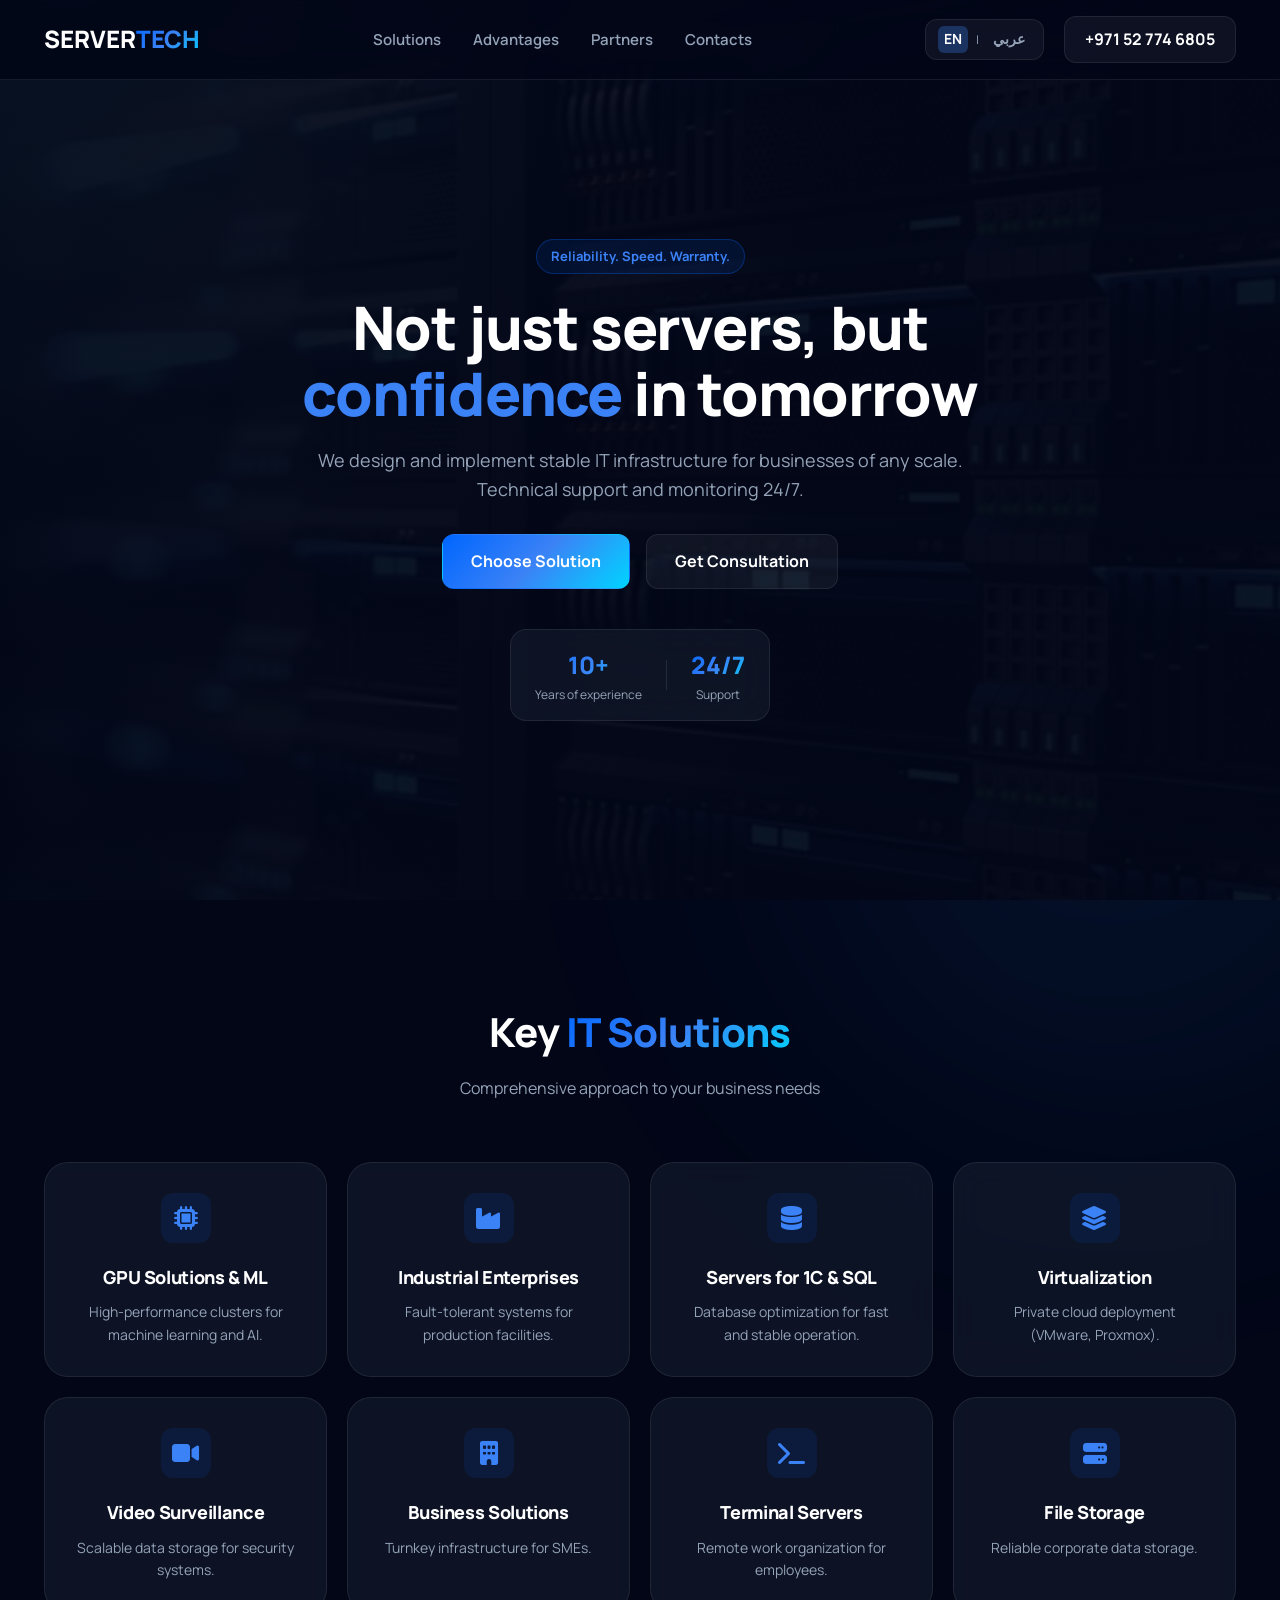
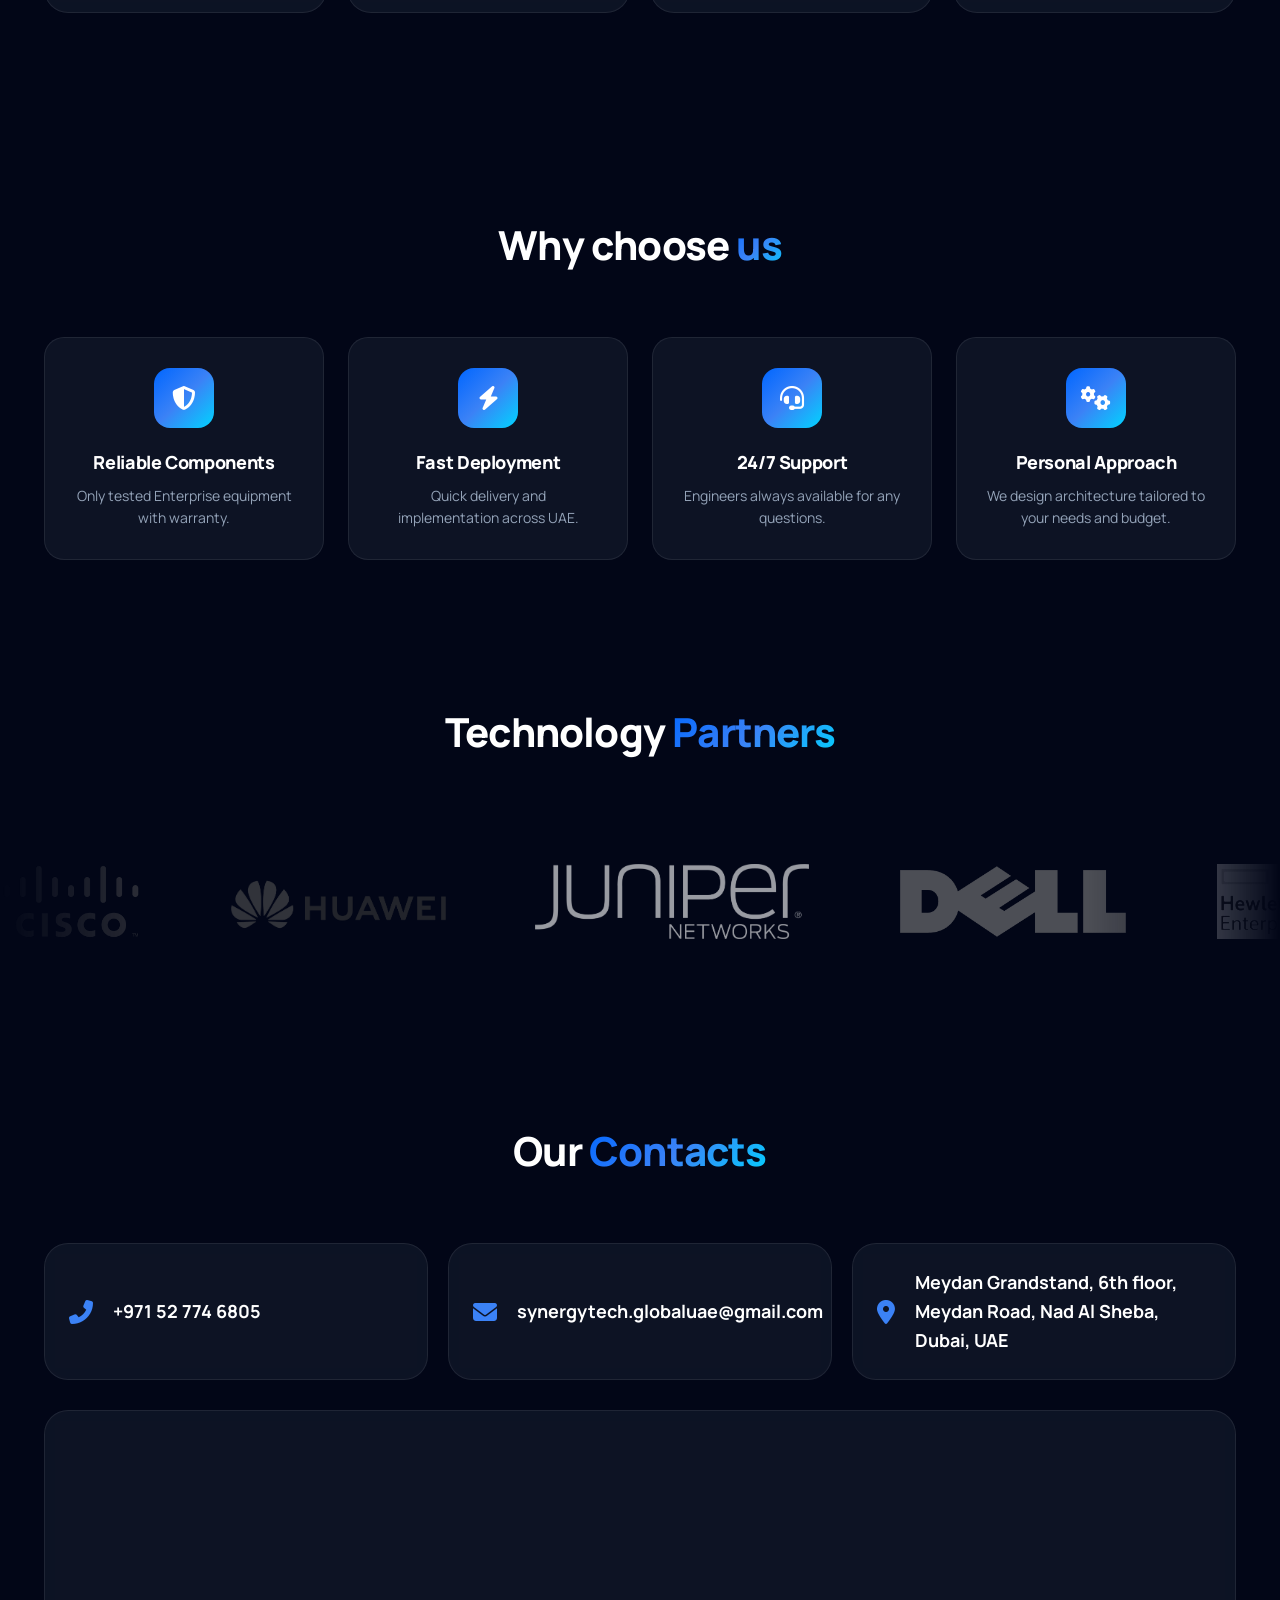
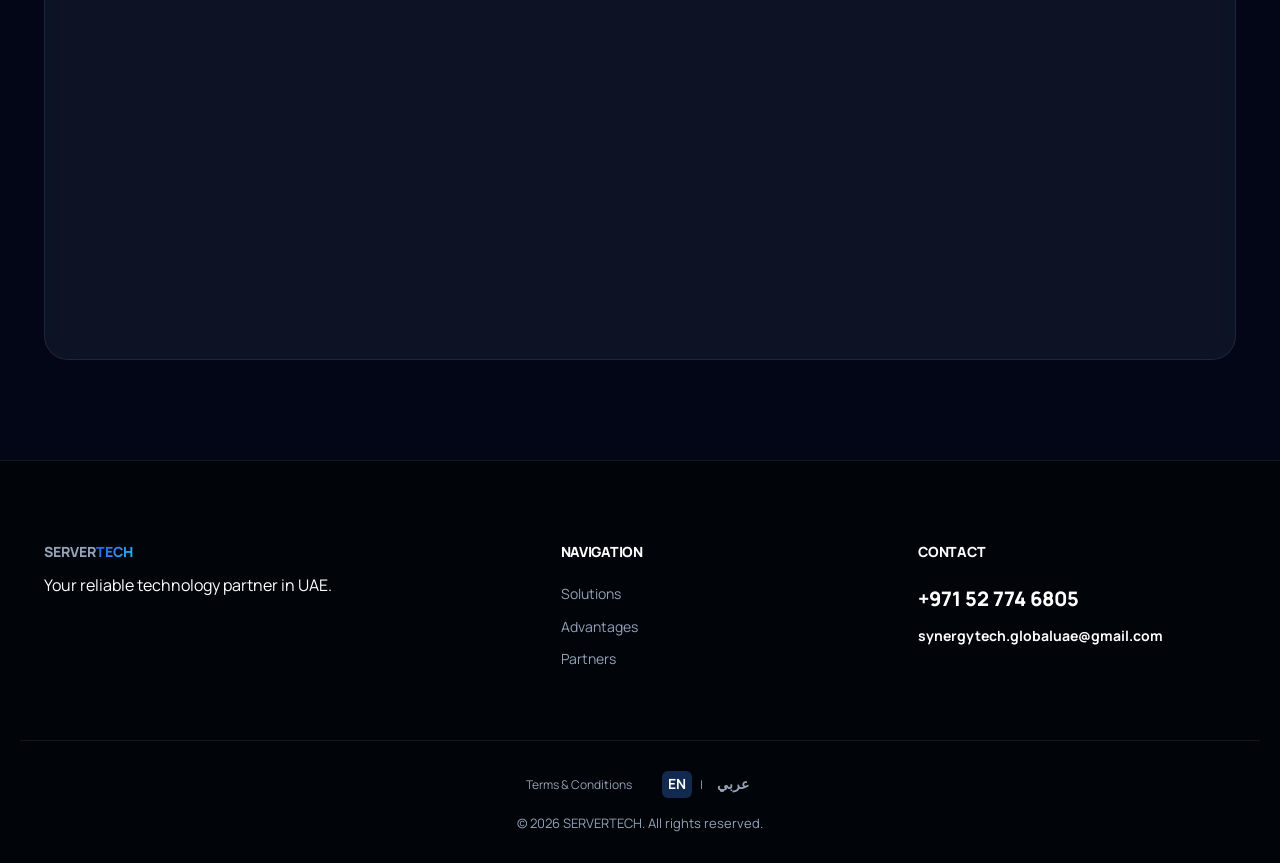
<file: index.html>
<!DOCTYPE html>
<html lang="en">

<head>
    <meta charset="UTF-8">
    <meta name="viewport" content="width=device-width, initial-scale=1.0">
    <title>SERVER TECH - Professional Server Solutions & IT Infrastructure in Dubai, UAE</title>
    <!-- Google tag (gtag.js) -->
    <script async src="https://www.googletagmanager.com/gtag/js?id=AW-17918223703"></script>
    <script>
        window.dataLayer = window.dataLayer || [];
        function gtag() { dataLayer.push(arguments); }
        gtag('js', new Date());

        gtag('config', 'AW-17918223703');
    </script>
    <meta name="description"
        content="Design and implementation of IT infrastructure in UAE. Servers for 1C, GPU solutions for ML, VMware and Proxmox virtualization. Reliable Enterprise equipment turnkey. ☎ +971 52 774 6805">
    <meta name="keywords"
        content="server equipment dubai, it infrastructure uae, buy server dubai, gpu solutions, servers for 1c, virtualization, hpe, dell, cisco, server tech">
    <meta name="robots" content="index, follow">
    <link rel="canonical" href="https://servertech.ae/">
    <meta property="og:type" content="website">
    <meta property="og:title" content="SERVER TECH - Professional Server Solutions & IT Infrastructure">
    <meta property="og:description"
        content="Design and implementation of server systems, GPU solutions and cloud virtualization. Reliable IT support for your business in Dubai.">
    <meta property="og:url" content="https://servertech.ae/">
    <meta property="og:image" content="https://servertech.ae/assets/servers.jpg">
    <meta property="og:site_name" content="SERVER TECH">
    <meta property="og:locale" content="en_AE">
    <meta name="twitter:card" content="summary_large_image">
    <meta name="twitter:title" content="SERVER TECH - Professional Server Solutions & IT Infrastructure">
    <meta name="twitter:description"
        content="Server equipment and IT solutions turnkey. GPU, ML, 1C and virtualization in UAE.">
    <meta name="twitter:image" content="https://servertech.ae/assets/servers.jpg">
    <link rel="icon" href="favicon.ico?v=1" type="image/x-icon">
    <meta name="theme-color" content="#020617">
    <link rel="preconnect" href="https://fonts.googleapis.com">
    <link rel="preconnect" href="https://fonts.gstatic.com" crossorigin>
    <link href="https://fonts.googleapis.com/css2?family=Manrope:wght@300;400;500;600;700;800&display=swap"
        rel="stylesheet">
    <link rel="stylesheet" href="https://cdnjs.cloudflare.com/ajax/libs/font-awesome/6.4.0/css/all.min.css">
    <link rel="stylesheet" href="style.css">
    <script type="application/ld+json">
    {
        "@context": "https://schema.org",
        "@type": "LocalBusiness",
        "name": "SERVER TECH",
        "image": "https://servertech.ae/assets/servers.jpg",
        "url": "https://servertech.ae/",
        "telephone": "+971527746805",
        "email": "synergytech.globaluae@gmail.com",
        "address": {
            "@type": "PostalAddress",
            "streetAddress": "Meydan Grandstand, 6th floor, Meydan Road, Nad Al Sheba",
            "addressLocality": "Dubai",
            "addressCountry": "AE"
        },
        "geo": {
            "@type": "GeoCoordinates",
            "latitude": 25.1439,
            "longitude": 55.2604
        },
        "openingHoursSpecification": {
            "@type": "OpeningHoursSpecification",
            "dayOfWeek": ["Monday", "Tuesday", "Wednesday", "Thursday", "Friday"],
            "opens": "09:00",
            "closes": "18:00"
        },
        "priceRange": "$$$"
    }
    </script>
</head>

<body>
    <div class="ambient-light one"></div>
    <div class="ambient-light two"></div>

    <header class="header">
        <div class="container header-wrap">
            <a href="#" class="logo">SERVER<span class="text-gradient">TECH</span></a>
            <nav class="nav">
                <a href="#services" class="nav-link">Solutions</a>
                <a href="#advantages" class="nav-link">Advantages</a>
                <a href="#brands" class="nav-link">Partners</a>
                <a href="#contact-info" class="nav-link">Contacts</a>
                <!-- Mobile-only elements -->
                <div class="nav-mobile-actions">
                    <a href="tel:+971527746805" class="phone-btn mobile-phone">+971 52 774 6805</a>
                    <div class="lang-switcher mobile-lang">
                        <a href="/" class="lang-btn active">EN</a>
                        <span class="lang-divider">|</span>
                        <a href="/ar/" class="lang-btn">عربي</a>
                    </div>
                </div>
            </nav>
            <div class="header-actions">
                <div class="lang-switcher">
                    <a href="/" class="lang-btn active">EN</a>
                    <span class="lang-divider">|</span>
                    <a href="/ar/" class="lang-btn">عربي</a>
                </div>
                <a href="tel:+971527746805" class="phone-btn">+971 52 774 6805</a>
                <button class="burger" id="burger" aria-label="Menu">
                    <span></span><span></span><span></span>
                </button>
            </div>
        </div>
    </header>

    <section class="hero">
        <div class="container hero-container">
            <div class="hero-content reveal">
                <div class="hero-label">Reliability. Speed. Warranty.</div>
                <h1>Not just servers, but <span class="text-highlight">confidence</span> in tomorrow</h1>
                <p>We design and implement stable IT infrastructure for businesses of any scale. Technical support and
                    monitoring 24/7.</p>
                <div class="hero-btns">
                    <a href="#services" class="btn primary glow-effect">Choose Solution</a>
                    <a href="#contact-info" class="btn secondary">Get Consultation</a>
                </div>
                <div class="hero-stats">
                    <div class="stat-item">
                        <span class="stat-num text-gradient">10+</span>
                        <span class="stat-desc">Years of experience</span>
                    </div>
                    <div class="stat-divider"></div>
                    <div class="stat-item">
                        <span class="stat-num text-gradient">24/7</span>
                        <span class="stat-desc">Support</span>
                    </div>
                </div>
            </div>
        </div>
    </section>

    <section class="services section-padding" id="services">
        <div class="container">
            <div class="section-header reveal">
                <h2 class="section-title">Key <span class="text-gradient">IT Solutions</span></h2>
                <p class="section-subtitle">Comprehensive approach to your business needs</p>
            </div>
            <div class="services-grid">
                <div class="glass-card service-card reveal">
                    <div class="card-icon-wrap"><i class="fas fa-microchip"></i></div>
                    <h3>GPU Solutions & ML</h3>
                    <p>High-performance clusters for machine learning and AI.</p>
                </div>
                <div class="glass-card service-card reveal">
                    <div class="card-icon-wrap"><i class="fas fa-industry"></i></div>
                    <h3>Industrial Enterprises</h3>
                    <p>Fault-tolerant systems for production facilities.</p>
                </div>
                <div class="glass-card service-card reveal">
                    <div class="card-icon-wrap"><i class="fas fa-database"></i></div>
                    <h3>Servers for 1C & SQL</h3>
                    <p>Database optimization for fast and stable operation.</p>
                </div>
                <div class="glass-card service-card reveal">
                    <div class="card-icon-wrap"><i class="fas fa-layer-group"></i></div>
                    <h3>Virtualization</h3>
                    <p>Private cloud deployment (VMware, Proxmox).</p>
                </div>
                <div class="glass-card service-card reveal">
                    <div class="card-icon-wrap"><i class="fas fa-video"></i></div>
                    <h3>Video Surveillance</h3>
                    <p>Scalable data storage for security systems.</p>
                </div>
                <div class="glass-card service-card reveal">
                    <div class="card-icon-wrap"><i class="fas fa-building"></i></div>
                    <h3>Business Solutions</h3>
                    <p>Turnkey infrastructure for SMEs.</p>
                </div>
                <div class="glass-card service-card reveal">
                    <div class="card-icon-wrap"><i class="fas fa-terminal"></i></div>
                    <h3>Terminal Servers</h3>
                    <p>Remote work organization for employees.</p>
                </div>
                <div class="glass-card service-card reveal">
                    <div class="card-icon-wrap"><i class="fas fa-server"></i></div>
                    <h3>File Storage</h3>
                    <p>Reliable corporate data storage.</p>
                </div>
            </div>
        </div>
    </section>

    <section class="advantages section-padding" id="advantages">
        <div class="container">
            <div class="section-header reveal">
                <h2 class="section-title">Why choose <span class="text-gradient">us</span></h2>
            </div>
            <div class="adv-grid">
                <div class="adv-item reveal">
                    <div class="adv-icon-box"><i class="fas fa-shield-halved"></i></div>
                    <div class="adv-content">
                        <h4>Reliable Components</h4>
                        <p>Only tested Enterprise equipment with warranty.</p>
                    </div>
                </div>
                <div class="adv-item reveal">
                    <div class="adv-icon-box"><i class="fas fa-bolt"></i></div>
                    <div class="adv-content">
                        <h4>Fast Deployment</h4>
                        <p>Quick delivery and implementation across UAE.</p>
                    </div>
                </div>
                <div class="adv-item reveal">
                    <div class="adv-icon-box"><i class="fas fa-headset"></i></div>
                    <div class="adv-content">
                        <h4>24/7 Support</h4>
                        <p>Engineers always available for any questions.</p>
                    </div>
                </div>
                <div class="adv-item reveal">
                    <div class="adv-icon-box"><i class="fas fa-gears"></i></div>
                    <div class="adv-content">
                        <h4>Personal Approach</h4>
                        <p>We design architecture tailored to your needs and budget.</p>
                    </div>
                </div>
            </div>
        </div>
    </section>

    <section class="brands section-padding-sm reveal" id="brands">
        <div class="container section-header">
            <h2 class="section-title">Technology <span class="text-gradient">Partners</span></h2>
        </div>
        <div class="brands-slider-wrapper">
            <div class="brands-track">
                <img src="assets/cisco.png" alt="Cisco">
                <img src="assets/huawei.png" alt="Huawei">
                <img src="assets/juniper.png" alt="Juniper">
                <img src="assets/dell.png" alt="Dell">
                <img src="assets/hewlett.png" alt="HPE">
                <img src="assets/lenovo.png" alt="Lenovo">
                <img src="assets/synology.png" alt="Synology">
                <img src="assets/qnap.png" alt="QNAP">
                <img src="assets/mikroTik.png" alt="MikroTik">
                <img src="assets/ubiquiti.png" alt="Ubiquiti">
                <img src="assets/fujitsu.png" alt="Fujitsu">
                <img src="assets/nzc.png" alt="НЗС">
                <img src="assets/poly.png" alt="Poly">
                <img src="assets/aruba.png" alt="Aruba Networks">
                <img src="assets/cisco.png" alt="Cisco">
                <img src="assets/huawei.png" alt="Huawei">
                <img src="assets/juniper.png" alt="Juniper">
                <img src="assets/dell.png" alt="Dell">
                <img src="assets/hewlett.png" alt="HPE">
                <img src="assets/lenovo.png" alt="Lenovo">
                <img src="assets/synology.png" alt="Synology">
                <img src="assets/qnap.png" alt="QNAP">
                <img src="assets/mikroTik.png" alt="MikroTik">
                <img src="assets/ubiquiti.png" alt="Ubiquiti">
                <img src="assets/fujitsu.png" alt="Fujitsu">
                <img src="assets/nzc.png" alt="НЗС">
                <img src="assets/poly.png" alt="Poly">
                <img src="assets/aruba.png" alt="Aruba Networks">
            </div>
        </div>
    </section>

    <section class="contacts-detailed section-padding" id="contact-info">
        <div class="container">
            <div class="section-header reveal">
                <h2 class="section-title">Our <span class="text-gradient">Contacts</span></h2>
            </div>
            <div class="contact-cards-top">
                <a href="tel:+971527746805" class="glass-card contact-mini-card reveal">
                    <i class="fas fa-phone-alt"></i>
                    <div class="mini-card-text">
                        <span class="value">+971 52 774 6805</span>
                    </div>
                </a>
                <a href="mailto:synergytech.globaluae@gmail.com" class="glass-card contact-mini-card reveal">
                    <i class="fas fa-envelope"></i>
                    <div class="mini-card-text">
                        <span class="value">synergytech.globaluae@gmail.com</span>
                    </div>
                </a>
                <div class="glass-card contact-mini-card no-click reveal">
                    <i class="fas fa-map-marker-alt"></i>
                    <div class="mini-card-text">
                        <span class="value">Meydan Grandstand, 6th floor, Meydan Road, Nad Al Sheba, Dubai, UAE</span>
                    </div>
                </div>
            </div>
            <div class="map-container-full glass-card reveal">
                <iframe src="https://maps.google.com/maps?q=Meydan+Grandstand+Dubai&t=&z=16&ie=UTF8&iwloc=&output=embed"
                    frameborder="0" allowfullscreen="true" class="map__iframe">
                </iframe>
            </div>
        </div>
    </section>

    <footer class="footer reveal">
        <div class="container footer-content">
            <div class="footer-col brand-col">
                <a href="#" class="logo">SERVER<span class="text-gradient">TECH</span></a>
                <p class="footer-desc">Your reliable technology partner in UAE.</p>
            </div>
            <div class="footer-col nav-col">
                <h4>Navigation</h4>
                <a href="#services">Solutions</a>
                <a href="#advantages">Advantages</a>
                <a href="#brands">Partners</a>
            </div>
            <div class="footer-col contacts-col">
                <h4>Contact</h4>
                <a href="tel:+971527746805" class="footer-phone">+971 52 774 6805</a>
                <a href="mailto:synergytech.globaluae@gmail.com"
                    class="footer-email">synergytech.globaluae@gmail.com</a>
            </div>
        </div>
        <div class="footer-bottom container">
            <div class="footer-links">
                <a href="/terms.html" class="terms-link">Terms & Conditions</a>
                <div class="lang-switcher-footer">
                    <a href="/" class="lang-btn active">EN</a>
                    <span class="lang-divider">|</span>
                    <a href="/ar/" class="lang-btn">عربي</a>
                </div>
            </div>
            <div class="copyright">&copy; 2026 SERVERTECH. All rights reserved.</div>
        </div>
    </footer>

    <script src="script.js"></script>
</body>

</html>
</file>
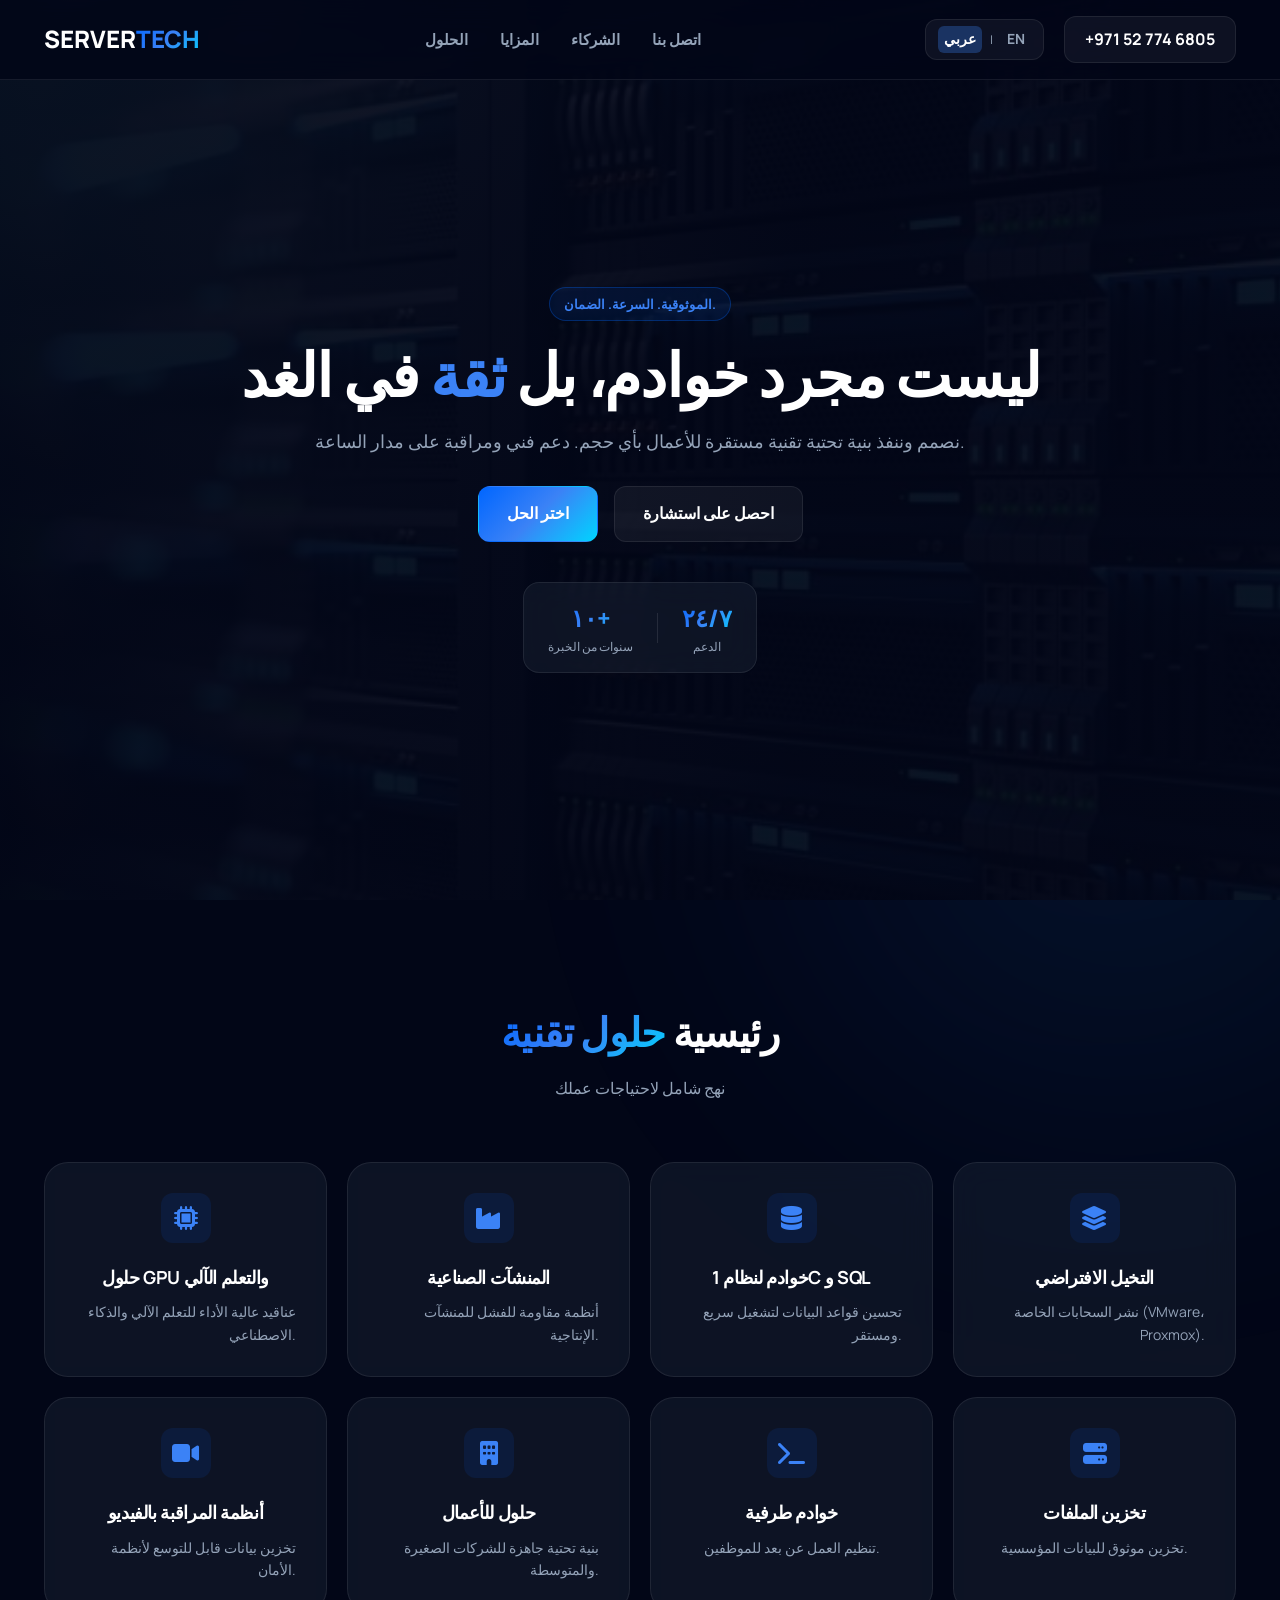
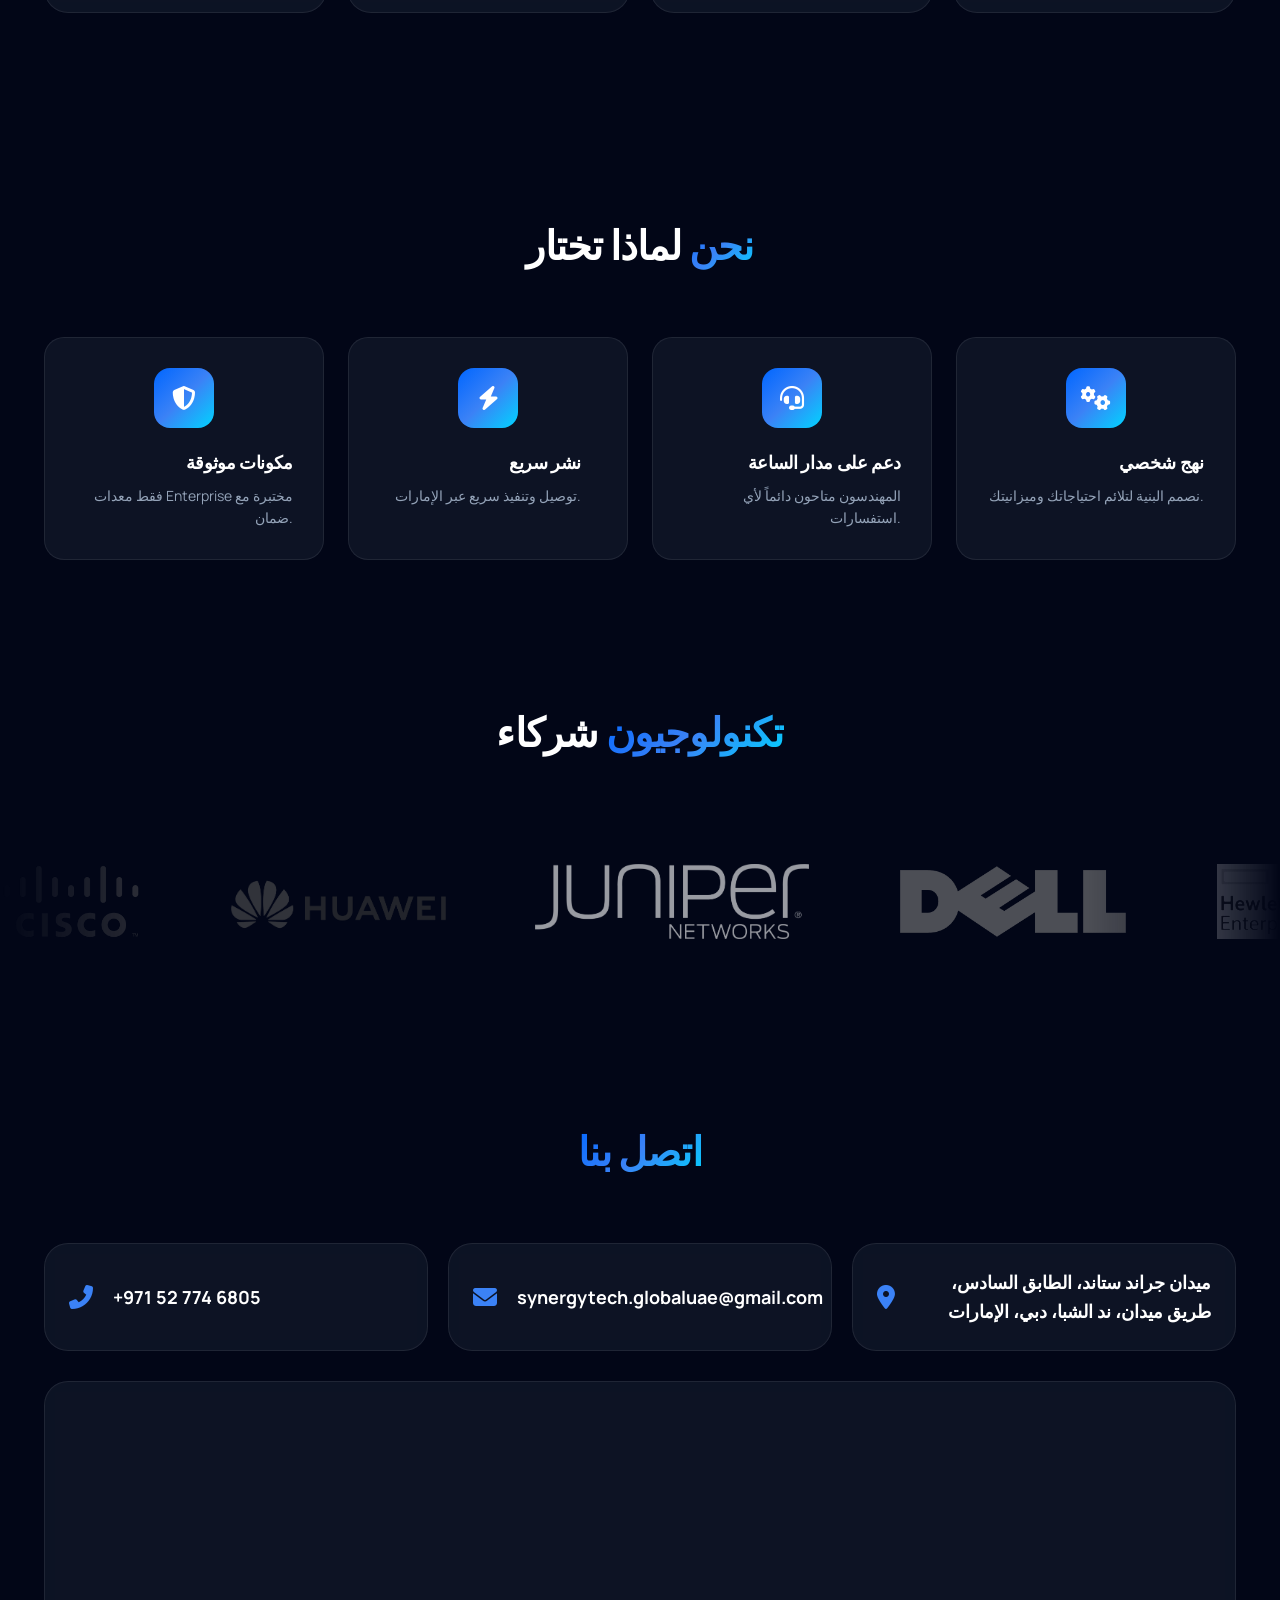
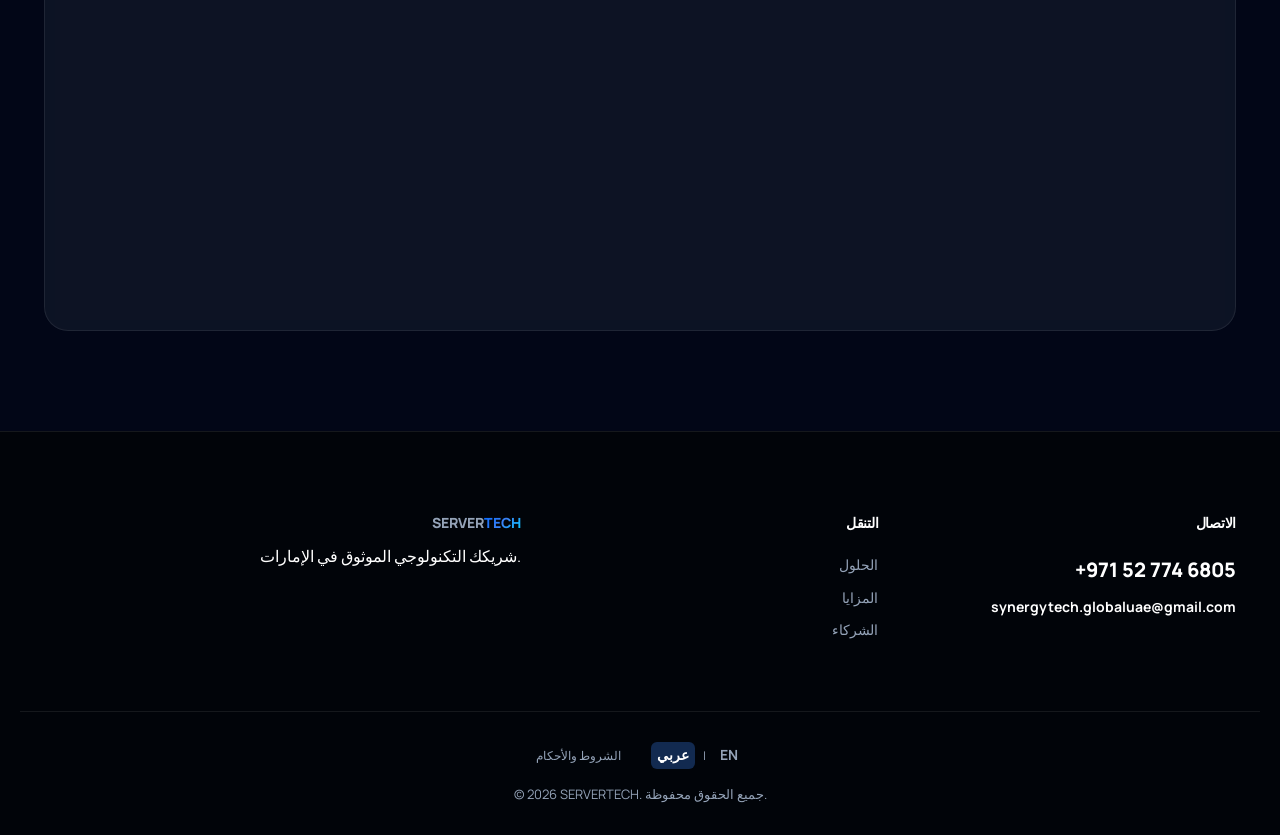
<file: ar/index.html>
<!DOCTYPE html>
<html lang="ar">

<head>
    <meta charset="UTF-8">
    <meta name="viewport" content="width=device-width, initial-scale=1.0">
    <title>سيرفر تك - حلول الخوادم المهنية والبنية التحتية لتكنولوجيا المعلومات في دبي، الإمارات</title>
    <!-- Google tag (gtag.js) -->
    <script async src="https://www.googletagmanager.com/gtag/js?id=AW-17918223703"></script>
    <script>
        window.dataLayer = window.dataLayer || [];
        function gtag() { dataLayer.push(arguments); }
        gtag('js', new Date());

        gtag('config', 'AW-17918223703');
    </script>
    <meta name="description"
        content="تصميم وتنفيذ البنية التحتية لتكنولوجيا المعلومات في الإمارات. خوادم لنظام 1C، حلول GPU للتعلم الآلي، تخيل VMware وProxmox. معدات Enterprise موثوقة وجاهزة. ☎ ٩٧١٥٢٧٧٤٦٨٠٥+">
    <meta name="keywords"
        content="معدات الخوادم دبي، البنية التحتية لتكنولوجيا المعلومات الإمارات، شراء خادم دبي، حلول GPU، خوادم لنظام 1C، التخيل الافتراضي، HPE، Dell، Cisco، سيرفر تك">
    <meta name="robots" content="index, follow">
    <link rel="canonical" href="https://servertech.ae/ar/">
    <meta property="og:type" content="website">
    <meta property="og:title" content="سيرفر تك - حلول الخوادم المهنية والبنية التحتية لتكنولوجيا المعلومات">
    <meta property="og:description"
        content="تصميم وتنفيذ أنظمة الخوادم، حلول GPU والتخيل السحابي. دعم تقني موثوق لأعمالك في دبي.">
    <meta property="og:url" content="https://servertech.ae/ar/">
    <meta property="og:image" content="https://servertech.ae/assets/servers.jpg">
    <meta property="og:site_name" content="سيرفر تك">
    <meta property="og:locale" content="ar_AE">
    <meta name="twitter:card" content="summary_large_image">
    <meta name="twitter:title" content="سيرفر تك - حلول الخوادم المهنية والبنية التحتية لتكنولوجيا المعلومات">
    <meta name="twitter:description"
        content="معدات الخوادم وحلول تكنولوجيا المعلومات الجاهزة. GPU، ML، 1C والتخيل الافتراضي في الإمارات.">
    <meta name="twitter:image" content="https://servertech.ae/assets/servers.jpg">
    <link rel="icon" href="../favicon.ico?v=1" type="image/x-icon">
    <meta name="theme-color" content="#020617">
    <link rel="preconnect" href="https://fonts.googleapis.com">
    <link rel="preconnect" href="https://fonts.gstatic.com" crossorigin>
    <link href="https://fonts.googleapis.com/css2?family=Manrope:wght@300;400;500;600;700;800&display=swap"
        rel="stylesheet">
    <link rel="stylesheet" href="https://cdnjs.cloudflare.com/ajax/libs/font-awesome/6.4.0/css/all.min.css">
    <link rel="stylesheet" href="../style.css">
    <style>
        /* RTL adjustments only for text alignment */
        .hero-content,
        .section-header,
        .service-card,
        .adv-item,
        .contact-mini-card,
        .footer-col {
            text-align: right;
        }

        .footer-col a:hover {
            padding-right: 5px;
            padding-left: 0;
        }

        /* Arabic font styling */
        body {
            font-family: 'Manrope', 'Segoe UI', 'Tahoma', 'Geneva', 'Verdana', sans-serif;
        }

        h1,
        h2,
        h3,
        h4,
        h5,
        h6 {
            font-weight: 700;
        }

        .hero-stats,
        .brands-track {
            direction: ltr;
        }

        .brands-track {
            animation-direction: reverse;
        }

        /* Mobile menu RTL adjustments */
        @media (max-width: 992px) {
            .nav {
                text-align: right;
                padding-right: 20px;
            }

            .nav-mobile-actions {
                display: flex;
                flex-direction: column;
                align-items: center;
                gap: 15px;
                margin-top: 30px;
            }
        }
    </style>
    <script type="application/ld+json">
    {
        "@context": "https://schema.org",
        "@type": "LocalBusiness",
        "name": "سيرفر تك",
        "image": "https://servertech.ae/assets/servers.jpg",
        "url": "https://servertech.ae/ar/",
        "telephone": "+971527746805",
        "email": "synergytech.globaluae@gmail.com",
        "address": {
            "@type": "PostalAddress",
            "streetAddress": "ميدان جراند ستاند، الطابق السادس، طريق ميدان، ند الشبا",
            "addressLocality": "دبي",
            "addressCountry": "AE"
        },
        "geo": {
            "@type": "GeoCoordinates",
            "latitude": 25.1439,
            "longitude": 55.2604
        },
        "openingHoursSpecification": {
            "@type": "OpeningHoursSpecification",
            "dayOfWeek": ["Monday", "Tuesday", "Wednesday", "Thursday", "Friday"],
            "opens": "09:00",
            "closes": "18:00"
        },
        "priceRange": "$$$"
    }
    </script>
</head>

<body>
    <div class="ambient-light one"></div>
    <div class="ambient-light two"></div>

    <header class="header">
        <div class="container header-wrap">
            <a href="#" class="logo">SERVER<span class="text-gradient">TECH</span></a>
            <nav class="nav">
                <a href="#services" class="nav-link">الحلول</a>
                <a href="#advantages" class="nav-link">المزايا</a>
                <a href="#brands" class="nav-link">الشركاء</a>
                <a href="#contact-info" class="nav-link">اتصل بنا</a>
                <!-- Mobile-only elements -->
                <div class="nav-mobile-actions">
                    <a href="tel:+971527746805" class="phone-btn mobile-phone">+971 52 774 6805</a>
                    <div class="lang-switcher mobile-lang">
                        <a href="/ar/" class="lang-btn active">عربي</a>
                        <span class="lang-divider">|</span>
                        <a href="/" class="lang-btn">EN</a>
                    </div>
                </div>
            </nav>
            <div class="header-actions">
                <div class="lang-switcher">
                    <a href="/ar/" class="lang-btn active">عربي</a>
                    <span class="lang-divider">|</span>
                    <a href="/" class="lang-btn">EN</a>
                </div>
                <a href="tel:+971527746805" class="phone-btn">+971 52 774 6805</a>
                <button class="burger" id="burger" aria-label="القائمة">
                    <span></span><span></span><span></span>
                </button>
            </div>
        </div>
    </header>

    <section class="hero">
        <div class="container hero-container">
            <div class="hero-content reveal">
                <div class="hero-label">الموثوقية. السرعة. الضمان.</div>
                <h1>ليست مجرد خوادم، بل <span class="text-highlight">ثقة</span> في الغد</h1>
                <p>نصمم وننفذ بنية تحتية تقنية مستقرة للأعمال بأي حجم. دعم فني ومراقبة على مدار الساعة.</p>
                <div class="hero-btns">
                    <a href="#services" class="btn primary glow-effect">اختر الحل</a>
                    <a href="#contact-info" class="btn secondary">احصل على استشارة</a>
                </div>
                <div class="hero-stats">
                    <div class="stat-item">
                        <span class="stat-num text-gradient">١٠+</span>
                        <span class="stat-desc">سنوات من الخبرة</span>
                    </div>
                    <div class="stat-divider"></div>
                    <div class="stat-item">
                        <span class="stat-num text-gradient">٢٤/٧</span>
                        <span class="stat-desc">الدعم</span>
                    </div>
                </div>
            </div>
        </div>
    </section>

    <section class="services section-padding" id="services">
        <div class="container">
            <div class="section-header reveal">
                <h2 class="section-title"><span class="text-gradient">حلول تقنية</span> رئيسية</h2>
                <p class="section-subtitle">نهج شامل لاحتياجات عملك</p>
            </div>
            <div class="services-grid">
                <div class="glass-card service-card reveal">
                    <div class="card-icon-wrap"><i class="fas fa-microchip"></i></div>
                    <h3>حلول GPU والتعلم الآلي</h3>
                    <p>عناقيد عالية الأداء للتعلم الآلي والذكاء الاصطناعي.</p>
                </div>
                <div class="glass-card service-card reveal">
                    <div class="card-icon-wrap"><i class="fas fa-industry"></i></div>
                    <h3>المنشآت الصناعية</h3>
                    <p>أنظمة مقاومة للفشل للمنشآت الإنتاجية.</p>
                </div>
                <div class="glass-card service-card reveal">
                    <div class="card-icon-wrap"><i class="fas fa-database"></i></div>
                    <h3>خوادم لنظام 1C و SQL</h3>
                    <p>تحسين قواعد البيانات لتشغيل سريع ومستقر.</p>
                </div>
                <div class="glass-card service-card reveal">
                    <div class="card-icon-wrap"><i class="fas fa-layer-group"></i></div>
                    <h3>التخيل الافتراضي</h3>
                    <p>نشر السحابات الخاصة (VMware، Proxmox).</p>
                </div>
                <div class="glass-card service-card reveal">
                    <div class="card-icon-wrap"><i class="fas fa-video"></i></div>
                    <h3>أنظمة المراقبة بالفيديو</h3>
                    <p>تخزين بيانات قابل للتوسع لأنظمة الأمان.</p>
                </div>
                <div class="glass-card service-card reveal">
                    <div class="card-icon-wrap"><i class="fas fa-building"></i></div>
                    <h3>حلول للأعمال</h3>
                    <p>بنية تحتية جاهزة للشركات الصغيرة والمتوسطة.</p>
                </div>
                <div class="glass-card service-card reveal">
                    <div class="card-icon-wrap"><i class="fas fa-terminal"></i></div>
                    <h3>خوادم طرفية</h3>
                    <p>تنظيم العمل عن بعد للموظفين.</p>
                </div>
                <div class="glass-card service-card reveal">
                    <div class="card-icon-wrap"><i class="fas fa-server"></i></div>
                    <h3>تخزين الملفات</h3>
                    <p>تخزين موثوق للبيانات المؤسسية.</p>
                </div>
            </div>
        </div>
    </section>

    <section class="advantages section-padding" id="advantages">
        <div class="container">
            <div class="section-header reveal">
                <h2 class="section-title">لماذا تختار <span class="text-gradient">نحن</span></h2>
            </div>
            <div class="adv-grid">
                <div class="adv-item reveal">
                    <div class="adv-icon-box"><i class="fas fa-shield-halved"></i></div>
                    <div class="adv-content">
                        <h4>مكونات موثوقة</h4>
                        <p>فقط معدات Enterprise مختبرة مع ضمان.</p>
                    </div>
                </div>
                <div class="adv-item reveal">
                    <div class="adv-icon-box"><i class="fas fa-bolt"></i></div>
                    <div class="adv-content">
                        <h4>نشر سريع</h4>
                        <p>توصيل وتنفيذ سريع عبر الإمارات.</p>
                    </div>
                </div>
                <div class="adv-item reveal">
                    <div class="adv-icon-box"><i class="fas fa-headset"></i></div>
                    <div class="adv-content">
                        <h4>دعم على مدار الساعة</h4>
                        <p>المهندسون متاحون دائماً لأي استفسارات.</p>
                    </div>
                </div>
                <div class="adv-item reveal">
                    <div class="adv-icon-box"><i class="fas fa-gears"></i></div>
                    <div class="adv-content">
                        <h4>نهج شخصي</h4>
                        <p>نصمم البنية لتلائم احتياجاتك وميزانيتك.</p>
                    </div>
                </div>
            </div>
        </div>
    </section>

    <section class="brands section-padding-sm reveal" id="brands">
        <div class="container section-header">
            <h2 class="section-title">شركاء <span class="text-gradient">تكنولوجيون</span></h2>
        </div>
        <div class="brands-slider-wrapper">
            <div class="brands-track">
                <img src="../assets/cisco.png" alt="Cisco">
                <img src="../assets/huawei.png" alt="Huawei">
                <img src="../assets/juniper.png" alt="Juniper">
                <img src="../assets/dell.png" alt="Dell">
                <img src="../assets/hewlett.png" alt="HPE">
                <img src="../assets/lenovo.png" alt="Lenovo">
                <img src="../assets/synology.png" alt="Synology">
                <img src="../assets/qnap.png" alt="QNAP">
                <img src="../assets/mikroTik.png" alt="MikroTik">
                <img src="../assets/ubiquiti.png" alt="Ubiquiti">
                <img src="../assets/fujitsu.png" alt="Fujitsu">
                <img src="../assets/nzc.png" alt="НЗС">
                <img src="../assets/poly.png" alt="Poly">
                <img src="../assets/aruba.png" alt="Aruba Networks">
                <img src="../assets/cisco.png" alt="Cisco">
                <img src="../assets/huawei.png" alt="Huawei">
                <img src="../assets/juniper.png" alt="Juniper">
                <img src="../assets/dell.png" alt="Dell">
                <img src="../assets/hewlett.png" alt="HPE">
                <img src="../assets/lenovo.png" alt="Lenovo">
                <img src="../assets/synology.png" alt="Synology">
                <img src="../assets/qnap.png" alt="QNAP">
                <img src="../assets/mikroTik.png" alt="MikroTik">
                <img src="../assets/ubiquiti.png" alt="Ubiquiti">
                <img src="../assets/fujitsu.png" alt="Fujitsu">
                <img src="../assets/nzc.png" alt="НЗС">
                <img src="../assets/poly.png" alt="Poly">
                <img src="../assets/aruba.png" alt="Aruba Networks">
            </div>
        </div>
    </section>

    <section class="contacts-detailed section-padding" id="contact-info">
        <div class="container">
            <div class="section-header reveal">
                <h2 class="section-title"><span class="text-gradient">اتصل بنا</span></h2>
            </div>
            <div class="contact-cards-top">
                <a href="tel:+971527746805" class="glass-card contact-mini-card reveal">
                    <i class="fas fa-phone-alt"></i>
                    <div class="mini-card-text">
                        <span class="value">+971 52 774 6805</span>
                    </div>
                </a>
                <a href="mailto:synergytech.globaluae@gmail.com" class="glass-card contact-mini-card reveal">
                    <i class="fas fa-envelope"></i>
                    <div class="mini-card-text">
                        <span class="value">synergytech.globaluae@gmail.com</span>
                    </div>
                </a>
                <div class="glass-card contact-mini-card no-click reveal">
                    <i class="fas fa-map-marker-alt"></i>
                    <div class="mini-card-text">
                        <span class="value">ميدان جراند ستاند، الطابق السادس، طريق ميدان، ند الشبا، دبي، الإمارات</span>
                    </div>
                </div>
            </div>
            <div class="map-container-full glass-card reveal">
                <iframe src="https://maps.google.com/maps?q=Meydan+Grandstand+Dubai&t=&z=16&ie=UTF8&iwloc=&output=embed"
                    frameborder="0" allowfullscreen="true" class="map__iframe">
                </iframe>
            </div>
        </div>
    </section>

    <footer class="footer reveal">
        <div class="container footer-content">
            <div class="footer-col brand-col">
                <a href="#" class="logo">SERVER<span class="text-gradient">TECH</span></a>
                <p class="footer-desc">شريكك التكنولوجي الموثوق في الإمارات.</p>
            </div>
            <div class="footer-col nav-col">
                <h4>التنقل</h4>
                <a href="#services">الحلول</a>
                <a href="#advantages">المزايا</a>
                <a href="#brands">الشركاء</a>
            </div>
            <div class="footer-col contacts-col">
                <h4>الاتصال</h4>
                <a href="tel:+971527746805" class="footer-phone">+971 52 774 6805</a>
                <a href="mailto:synergytech.globaluae@gmail.com"
                    class="footer-email">synergytech.globaluae@gmail.com</a>
            </div>
        </div>
        <div class="footer-bottom container">
            <div class="footer-links">
                <a href="../terms.html" class="terms-link">الشروط والأحكام</a>
                <div class="lang-switcher-footer">
                    <a href="/ar/" class="lang-btn active">عربي</a>
                    <span class="lang-divider">|</span>
                    <a href="/" class="lang-btn">EN</a>
                </div>
            </div>
            <div class="copyright">© 2026 SERVERTECH. جميع الحقوق محفوظة.</div>
        </div>
    </footer>

    <script src="../script.js"></script>
</body>

</html>
</file>
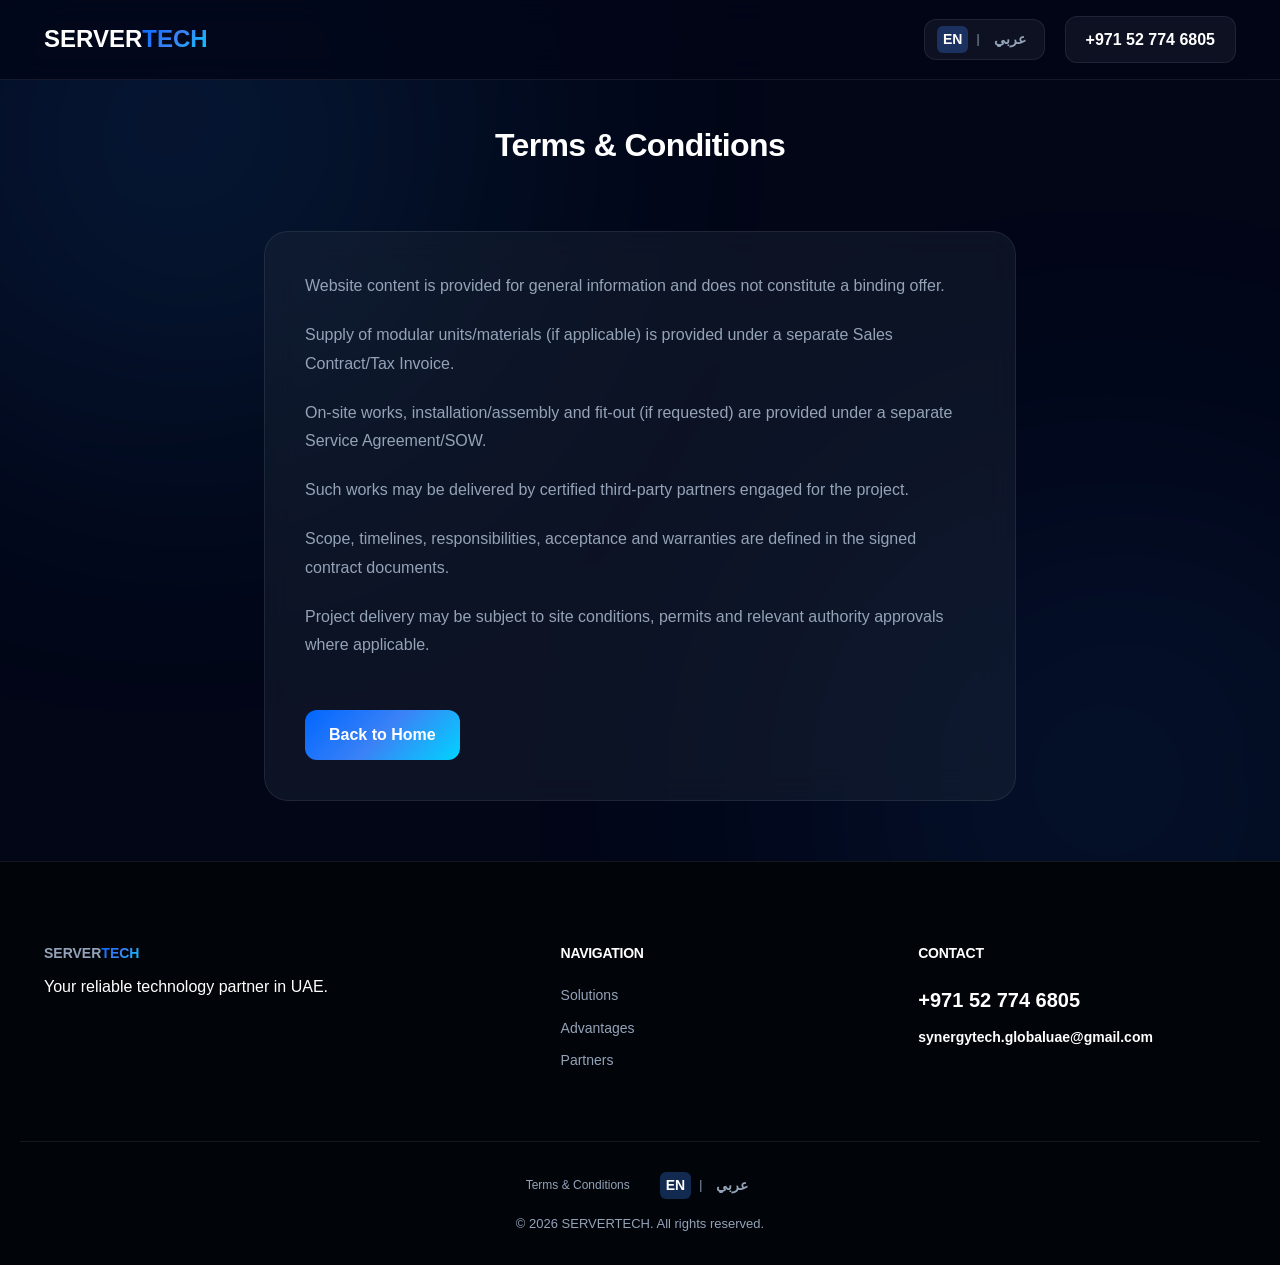
<file: terms.html>
<!DOCTYPE html>
<html lang="en">

<head>
    <meta charset="UTF-8">
    <meta name="viewport" content="width=device-width, initial-scale=1.0">
    <title>Terms & Conditions - SERVER TECH</title>
    <meta name="description" content="Terms and Conditions for SERVER TECH services in Dubai, UAE">
    <link rel="stylesheet" href="style.css">
    <style>
        .terms-container {
            max-width: 800px;
            margin: 120px auto 60px;
            padding: 0 24px;
        }

        .terms-content {
            background: var(--glass-bg);
            border: var(--glass-border);
            backdrop-filter: var(--glass-blur);
            border-radius: 24px;
            padding: 40px;
            margin-top: 30px;
        }

        .terms-title {
            font-size: 32px;
            margin-bottom: 30px;
            text-align: center;
        }

        .terms-text {
            color: var(--text-secondary);
            line-height: 1.8;
            margin-bottom: 20px;
        }

        .back-btn {
            display: inline-block;
            margin-top: 30px;
            padding: 12px 24px;
            background: var(--gradient-primary);
            color: #fff;
            text-decoration: none;
            border-radius: 12px;
            font-weight: 600;
            transition: 0.3s;
        }

        .back-btn:hover {
            transform: translateY(-3px);
            box-shadow: 0 10px 20px rgba(59, 130, 246, 0.4);
        }

        @media (max-width: 768px) {
            .terms-container {
                margin-top: 100px;
            }

            .terms-content {
                padding: 30px 20px;
            }

            .terms-title {
                font-size: 26px;
            }
        }
    </style>
</head>

<body>
    <div class="ambient-light one"></div>
    <div class="ambient-light two"></div>

    <header class="header">
        <div class="container header-wrap">
            <a href="/" class="logo">SERVER<span class="text-gradient">TECH</span></a>
            <div class="header-actions">
                <div class="lang-switcher">
                    <a href="/" class="lang-btn active">EN</a>
                    <span class="lang-divider">|</span>
                    <a href="/ar/" class="lang-btn">عربي</a>
                </div>
                <a href="tel:+971527746805" class="phone-btn">+971 52 774 6805</a>
                <button class="burger" id="burger" aria-label="Menu">
                    <span></span><span></span><span></span>
                </button>
            </div>
        </div>
    </header>

    <div class="terms-container">
        <div class="section-header">
            <h1 class="terms-title">Terms & Conditions</h1>
        </div>

        <div class="terms-content">
            <p class="terms-text">Website content is provided for general information and does not constitute a binding
                offer.</p>
            <p class="terms-text">Supply of modular units/materials (if applicable) is provided under a separate Sales
                Contract/Tax Invoice.</p>
            <p class="terms-text">On-site works, installation/assembly and fit-out (if requested) are provided under a
                separate Service Agreement/SOW.</p>
            <p class="terms-text">Such works may be delivered by certified third-party partners engaged for the project.
            </p>
            <p class="terms-text">Scope, timelines, responsibilities, acceptance and warranties are defined in the
                signed contract documents.</p>
            <p class="terms-text">Project delivery may be subject to site conditions, permits and relevant authority
                approvals where applicable.</p>

            <a href="/" class="back-btn">Back to Home</a>
        </div>
    </div>

    <footer class="footer">
        <div class="container footer-content">
            <div class="footer-col brand-col">
                <a href="/" class="logo">SERVER<span class="text-gradient">TECH</span></a>
                <p class="footer-desc">Your reliable technology partner in UAE.</p>
            </div>
            <div class="footer-col nav-col">
                <h4>Navigation</h4>
                <a href="/#services">Solutions</a>
                <a href="/#advantages">Advantages</a>
                <a href="/#brands">Partners</a>
            </div>
            <div class="footer-col contacts-col">
                <h4>Contact</h4>
                <a href="tel:+971527746805" class="footer-phone">+971 52 774 6805</a>
                <a href="mailto:synergytech.globaluae@gmail.com"
                    class="footer-email">synergytech.globaluae@gmail.com</a>
            </div>
        </div>
        <div class="footer-bottom container">
            <div class="footer-links">
                <a href="/terms.html" class="terms-link">Terms & Conditions</a>
                <div class="lang-switcher-footer">
                    <a href="/" class="lang-btn active">EN</a>
                    <span class="lang-divider">|</span>
                    <a href="/ar/" class="lang-btn">عربي</a>
                </div>
            </div>
            <div class="copyright">&copy; 2026 SERVERTECH. All rights reserved.</div>
        </div>
    </footer>

    <script src="script.js"></script>
</body>

</html>
</file>
<file: style.css>
:root {
    --bg-core: #020617;
    --bg-dark: #0f172a;
    --text-primary: #ffffff;
    --text-secondary: #94a3b8;
    --gradient-primary: linear-gradient(135deg, #0066ff 0%, #3b82f6 50%, #00d4ff 100%);
    --accent-color: #3b82f6;
    --glass-bg: rgba(30, 41, 59, 0.4);
    --glass-border: 1px solid rgba(255, 255, 255, 0.08);
    --glass-blur: blur(16px);
    --header-height: 80px;
}

*,
*::before,
*::after {
    margin: 0;
    padding: 0;
    box-sizing: border-box;
}

html {
    scroll-behavior: smooth;
}

body {
    font-family: 'Manrope', sans-serif;
    background-color: var(--bg-core);
    background-image: linear-gradient(to bottom, rgba(2, 6, 23, 0.9), rgba(2, 6, 23, 0.98));
    color: var(--text-primary);
    line-height: 1.6;
    overflow-x: hidden;
}

.ambient-light {
    position: fixed;
    width: 600px;
    height: 600px;
    border-radius: 50%;
    background: var(--gradient-primary);
    filter: blur(150px);
    opacity: 0.15;
    z-index: -1;
}

.one {
    top: -20%;
    left: -10%;
}

.two {
    bottom: -20%;
    right: -10%;
    opacity: 0.1;
}

.container {
    max-width: 1240px;
    margin: 0 auto;
    padding: 0 24px;
}

h1,
h2,
h3,
h4 {
    font-weight: 800;
    letter-spacing: -0.02em;
}

.text-gradient {
    background: var(--gradient-primary);
    -webkit-background-clip: text;
    -webkit-text-fill-color: transparent;
    display: inline-block;
}

.section-padding {
    padding: 100px 0;
}

.section-padding-sm {
    padding: 40px 0;
}

/* Header & Language Switcher */
.header {
    height: var(--header-height);
    position: fixed;
    width: 100%;
    top: 0;
    z-index: 1000;
    background: rgba(2, 6, 23, 0.8);
    backdrop-filter: var(--glass-blur);
    border-bottom: var(--glass-border);
    transition: 0.3s;
}

.header-wrap {
    display: flex;
    justify-content: space-between;
    align-items: center;
    height: 100%;
}

.logo {
    font-size: 24px;
    font-weight: 800;
    text-decoration: none;
    color: #fff;
    transition: 0.3s;
}

.logo:hover {
    opacity: 0.8;
    transform: scale(1.02);
}

.nav {
    display: flex;
    gap: 32px;
}

.nav-link {
    color: var(--text-secondary);
    text-decoration: none;
    font-weight: 600;
    font-size: 15px;
    transition: 0.3s;
    position: relative;
}

.nav-link:hover {
    color: #fff;
}

.nav-link::after {
    content: '';
    position: absolute;
    bottom: -5px;
    left: 0;
    width: 0;
    height: 2px;
    background: var(--gradient-primary);
    transition: 0.3s;
}

.nav-link:hover::after {
    width: 100%;
}

.header-actions {
    display: flex;
    align-items: center;
    gap: 20px;
}

/* Language Switcher */
.lang-switcher {
    display: flex;
    align-items: center;
    gap: 8px;
    background: rgba(255, 255, 255, 0.05);
    border-radius: 12px;
    padding: 6px 12px;
    border: var(--glass-border);
}

.lang-btn {
    font-size: 14px;
    font-weight: 700;
    color: var(--text-secondary);
    text-decoration: none;
    padding: 2px 6px;
    border-radius: 6px;
    transition: 0.3s;
}

.lang-btn:hover,
.lang-btn.active {
    color: #fff;
    background: rgba(59, 130, 246, 0.3);
}

.lang-divider {
    color: var(--text-secondary);
    font-size: 12px;
}

.phone-btn {
    font-weight: 700;
    color: #fff;
    text-decoration: none;
    padding: 10px 20px;
    border-radius: 12px;
    background: rgba(255, 255, 255, 0.05);
    border: var(--glass-border);
    transition: 0.3s;
}

.phone-btn:hover {
    background: var(--accent-color);
    border-color: var(--accent-color);
    transform: translateY(-2px);
    box-shadow: 0 5px 15px rgba(59, 130, 246, 0.3);
}

.burger {
    display: none;
    border: none;
    background: none;
    flex-direction: column;
    gap: 6px;
    cursor: pointer;
    z-index: 1001;
}

.burger span {
    width: 28px;
    height: 2px;
    background: #fff;
    transition: 0.3s;
}

.burger.active span:nth-child(1) {
    transform: rotate(45deg) translate(5px, 6px);
}

.burger.active span:nth-child(2) {
    opacity: 0;
}

.burger.active span:nth-child(3) {
    transform: rotate(-45deg) translate(5px, -6px);
}

/* Mobile actions in burger menu */
.nav-mobile-actions {
    display: none;
}

/* Hero Section */
.hero {
    min-height: 100vh;
    display: flex;
    align-items: center;
    justify-content: center;
    text-align: center;
    background: linear-gradient(rgba(2, 6, 23, 0.94), rgba(2, 6, 23, 0.94)), url('assets/servers.jpg') center/cover no-repeat;
    background-attachment: fixed;
    padding: calc(var(--header-height) + 40px) 0 60px;
}

.hero-content {
    max-width: 900px;
    width: 100%;
    display: flex;
    flex-direction: column;
    align-items: center;
    padding: 0 10px;
}

.hero-label {
    display: inline-block;
    padding: 6px 14px;
    background: rgba(0, 102, 255, 0.1);
    border: 1px solid rgba(0, 102, 255, 0.3);
    color: var(--accent-color);
    border-radius: 30px;
    font-weight: 700;
    font-size: 13px;
    margin-bottom: 20px;
}

.hero h1 {
    font-size: clamp(32px, 5vw, 60px);
    line-height: 1.1;
    margin-bottom: 20px;
}

.text-highlight {
    color: var(--accent-color);
}

.hero p {
    font-size: 18px;
    color: var(--text-secondary);
    margin-bottom: 30px;
    max-width: 700px;
}

.hero-btns {
    display: flex;
    gap: 16px;
    justify-content: center;
    margin-bottom: 40px;
    width: 100%;
}

.btn {
    padding: 14px 28px;
    border-radius: 12px;
    font-weight: 700;
    text-decoration: none;
    transition: 0.3s;
    text-align: center;
    border: 1px solid transparent;
}

.primary {
    background: var(--gradient-primary);
    color: #fff;
}

.primary:hover {
    transform: translateY(-3px);
    box-shadow: 0 10px 20px rgba(59, 130, 246, 0.4);
    filter: brightness(1.1);
}

.secondary {
    background: rgba(255, 255, 255, 0.05);
    color: #fff;
    border: var(--glass-border);
}

.secondary:hover {
    background: rgba(255, 255, 255, 0.1);
    border-color: var(--accent-color);
    transform: translateY(-3px);
}

.hero-stats {
    display: inline-flex;
    align-items: center;
    gap: 24px;
    padding: 16px 24px;
    background: var(--glass-bg);
    border: var(--glass-border);
    backdrop-filter: var(--glass-blur);
    border-radius: 16px;
    flex-wrap: wrap;
    justify-content: center;
}

.stat-item {
    display: flex;
    flex-direction: column;
    text-align: center;
}

.stat-num {
    font-size: 24px;
    font-weight: 800;
}

.stat-desc {
    font-size: 12px;
    color: var(--text-secondary);
}

.stat-divider {
    width: 1px;
    height: 30px;
    background: rgba(255, 255, 255, 0.1);
}

/* Section Headers */
.section-header {
    text-align: center;
    margin-bottom: 60px;
}

.section-title {
    font-size: clamp(28px, 4vw, 40px);
    margin-bottom: 12px;
    text-align: center;
}

.section-subtitle {
    font-size: 16px;
    color: var(--text-secondary);
    text-align: center;
}

/* Glass Cards */
.glass-card {
    background: var(--glass-bg);
    border: var(--glass-border);
    backdrop-filter: var(--glass-blur);
    border-radius: 24px;
    transition: 0.3s;
    overflow: hidden;
}

.glass-card:hover {
    transform: translateY(-5px);
    border-color: var(--accent-color);
    box-shadow: 0 10px 30px rgba(0, 0, 0, 0.5);
}

/* Services Grid */
.services-grid {
    display: grid;
    grid-template-columns: repeat(auto-fit, minmax(260px, 1fr));
    gap: 20px;
}

.service-card {
    padding: 30px;
    text-align: center;
    display: flex;
    flex-direction: column;
    align-items: center;
}

.card-icon-wrap {
    width: 50px;
    height: 50px;
    background: rgba(0, 102, 255, 0.1);
    border-radius: 12px;
    display: flex;
    align-items: center;
    justify-content: center;
    font-size: 24px;
    color: var(--accent-color);
    margin-bottom: 20px;
    transition: 0.3s;
}

.service-card:hover .card-icon-wrap {
    background: var(--accent-color);
    color: #fff;
    transform: scale(1.1);
}

.service-card h3 {
    font-size: 18px;
    margin-bottom: 10px;
}

.service-card p {
    color: var(--text-secondary);
    font-size: 14px;
}

/* Advantages Grid */
.adv-grid {
    display: grid;
    grid-template-columns: repeat(auto-fit, minmax(250px, 1fr));
    gap: 24px;
}

.adv-item {
    padding: 30px;
    text-align: center;
    background: var(--glass-bg);
    border-radius: 20px;
    border: var(--glass-border);
    transition: 0.3s;
    display: flex;
    flex-direction: column;
    align-items: center;
}

.adv-item:hover {
    border-color: var(--accent-color);
    transform: translateY(-5px);
}

.adv-icon-box {
    width: 60px;
    height: 60px;
    background: var(--gradient-primary);
    border-radius: 16px;
    display: flex;
    align-items: center;
    justify-content: center;
    font-size: 24px;
    margin-bottom: 20px;
    color: #fff;
    transition: 0.3s;
}

.adv-item:hover .adv-icon-box {
    transform: scale(1.1);
    filter: brightness(1.2);
}

.adv-content h4 {
    font-size: 18px;
    margin-bottom: 8px;
}

.adv-content p {
    color: var(--text-secondary);
    font-size: 14px;
}

/* Brands Slider */
.brands-slider-wrapper {
    overflow: hidden;
    position: relative;
    mask-image: linear-gradient(to right, transparent, black 15%, black 85%, transparent);
    -webkit-mask-image: linear-gradient(to right, transparent, black 15%, black 85%, transparent);
    padding: 40px 0;
}

.brands-track {
    display: flex;
    gap: 80px;
    width: max-content;
    animation: scroll 30s linear infinite;
    align-items: center;
}

.brands-track img {
    height: 75px;
    width: auto;
    object-fit: contain;
    filter: grayscale(100%) brightness(150%);
    opacity: 0.6;
    transition: 0.4s;
    flex-shrink: 0;
}

.brands-track img:hover {
    filter: none;
    opacity: 1;
    transform: scale(1.1);
}

@keyframes scroll {
    from {
        transform: translateX(0);
    }
    to {
        transform: translateX(-50%);
    }
}

/* Contact Cards */
.contact-cards-top {
    display: grid;
    grid-template-columns: repeat(auto-fit, minmax(300px, 1fr));
    gap: 20px;
    margin-bottom: 30px;
}

.contact-mini-card {
    display: flex;
    align-items: center;
    gap: 20px;
    padding: 24px;
    text-decoration: none;
    transition: 0.3s;
    border: var(--glass-border);
}

.contact-mini-card.no-click {
    cursor: default;
}

.contact-mini-card:hover:not(.no-click) {
    transform: translateY(-5px);
    border-color: var(--accent-color);
    background: rgba(59, 130, 246, 0.1);
}

.contact-mini-card i {
    font-size: 24px;
    color: var(--accent-color);
    transition: 0.3s;
}

.contact-mini-card:hover i {
    transform: scale(1.1);
}

.mini-card-text .value {
    font-size: 18px;
    font-weight: 700;
    color: #fff;
}

/* Map */
.map-container-full {
    width: 100%;
    height: 550px;
    overflow: hidden;
    border-radius: 24px;
    border: var(--glass-border);
}

.map-container-full iframe {
    width: 100%;
    height: 100%;
    border: none;
}

/* Footer */
.footer {
    padding: 80px 0 30px;
    border-top: var(--glass-border);
    background: #010409;
}

.footer-content {
    display: grid;
    grid-template-columns: 1.5fr 1fr 1fr;
    gap: 40px;
    padding-bottom: 60px;
}

.footer-col {
    display: flex;
    flex-direction: column;
}

.footer-col h4 {
    font-size: 14px;
    text-transform: uppercase;
    margin-bottom: 20px;
    color: #fff;
}

.footer-col a {
    display: block;
    color: var(--text-secondary);
    text-decoration: none;
    margin-bottom: 10px;
    font-size: 14px;
    transition: 0.3s;
}

.footer-col a:hover {
    color: var(--accent-color);
    padding-left: 5px;
}

.footer-phone {
    font-size: 20px !important;
    font-weight: 800;
    color: #fff !important;
    transition: 0.3s;
}

.footer-phone:hover {
    color: var(--accent-color) !important;
}

.footer-email {
    font-weight: 700;
    color: #fff !important;
    transition: 0.3s;
}

.footer-email:hover {
    color: var(--accent-color) !important;
}

/* Footer Bottom & Terms Link */
.footer-bottom {
    border-top: var(--glass-border);
    padding-top: 30px;
    text-align: center;
    color: var(--text-secondary);
    font-size: 13px;
}

.footer-links {
    display: flex;
    justify-content: center;
    align-items: center;
    gap: 30px;
    margin-bottom: 15px;
    flex-wrap: wrap;
}

.terms-link {
    color: var(--text-secondary);
    text-decoration: none;
    font-size: 12px;
    transition: 0.3s;
}

.terms-link:hover {
    color: var(--accent-color);
}

.lang-switcher-footer {
    display: flex;
    align-items: center;
    gap: 8px;
}

/* Animations */
.reveal {
    opacity: 0;
    transform: translateY(30px);
    transition: all 0.8s ease-out;
}

.reveal.visible {
    opacity: 1;
    transform: translateY(0);
}

/* Responsive */
@media (max-width: 992px) {
    .nav {
        display: none;
        position: fixed;
        top: 0;
        left: 0;
        width: 100%;
        height: 100vh;
        background: rgba(2, 6, 23, 0.98);
        backdrop-filter: blur(20px);
        flex-direction: column;
        align-items: center;
        justify-content: center;
        gap: 40px;
        z-index: 1000;
        padding: 20px;
    }
    
    .nav.active {
        display: flex;
    }
    
    /* Mobile actions in burger menu */
    .nav-mobile-actions {
        display: flex;
        flex-direction: column;
        align-items: center;
        gap: 20px;
        margin-top: 30px;
        width: 100%;
    }
    
    .mobile-phone {
        display: block !important;
        width: 80%;
        max-width: 250px;
        text-align: center;
        font-size: 16px;
        padding: 12px 20px;
        background: var(--gradient-primary);
        color: #fff;
        text-decoration: none;
        border-radius: 12px;
        font-weight: 700;
        transition: 0.3s;
        border: none;
    }
    
    .mobile-phone:hover {
        transform: translateY(-3px);
        box-shadow: 0 10px 20px rgba(59, 130, 246, 0.4);
        filter: brightness(1.1);
    }
    
    .mobile-lang {
        display: flex !important;
        background: rgba(255, 255, 255, 0.1);
        padding: 8px 16px;
        border-radius: 12px;
        border: var(--glass-border);
    }
    
    /* Hide desktop language switcher and phone in mobile */
    .lang-switcher:not(.mobile-lang) {
        display: none;
    }
    
    .header-actions .phone-btn:not(.mobile-phone) {
        display: none;
    }
    
    .burger {
        display: flex;
    }
    
    .footer-content {
        grid-template-columns: 1fr 1fr;
    }
    
    .brand-col {
        grid-column: span 2;
        margin-bottom: 20px;
    }
}

@media (max-width: 768px) {
    .hero {
        background-attachment: scroll;
        padding-top: 120px;
    }
    
    .hero h1 {
        font-size: 32px;
        margin-bottom: 15px;
    }
    
    .hero p {
        font-size: 16px;
        margin-bottom: 25px;
    }
    
    .hero-btns {
        flex-direction: column;
        padding: 0 20px;
    }
    
    .btn {
        width: 100%;
    }
    
    .hero-stats {
        gap: 15px;
        padding: 12px;
    }
    
    .stat-item {
        width: 100%;
    }
    
    .stat-divider {
        display: none;
    }
    
    .brands-track {
        gap: 40px;
        animation-duration: 15s;
    }
    
    .brands-track img {
        height: 32px;
    }
    
    @keyframes scroll {
        from {
            transform: translateX(0);
        }
        to {
            transform: translateX(-50%);
        }
    }
    
    .contact-cards-top {
        grid-template-columns: 1fr;
    }
    
    .map-container-full {
        height: 350px;
    }
    
    .footer-content {
        grid-template-columns: 1fr;
        gap: 30px;
        text-align: center;
    }
    
    .footer-col {
        align-items: center;
    }
    
    .footer-desc {
        margin-inline: auto;
    }
    
    .brand-col {
        grid-column: span 1;
    }
    
    .footer-links {
        flex-direction: column;
        gap: 15px;
    }
    
    .nav-mobile-actions {
        gap: 15px;
    }
    
    .mobile-phone {
        width: 90%;
        font-size: 15px;
        padding: 10px 16px;
    }
}

@media (max-width: 480px) {
    .header-actions {
        gap: 10px;
    }
    
    .logo {
        font-size: 20px;
    }
    
    .section-padding {
        padding: 60px 0;
    }
    
    .services-grid {
        grid-template-columns: 1fr;
    }
    
    .adv-grid {
        grid-template-columns: 1fr;
    }
    
    .hero-stats {
        flex-direction: column;
        gap: 10px;
    }
    
    .stat-divider {
        display: none;
    }
    
    .footer-links {
        gap: 10px;
    }
    
    .terms-link {
        font-size: 11px;
    }
}
</file>
